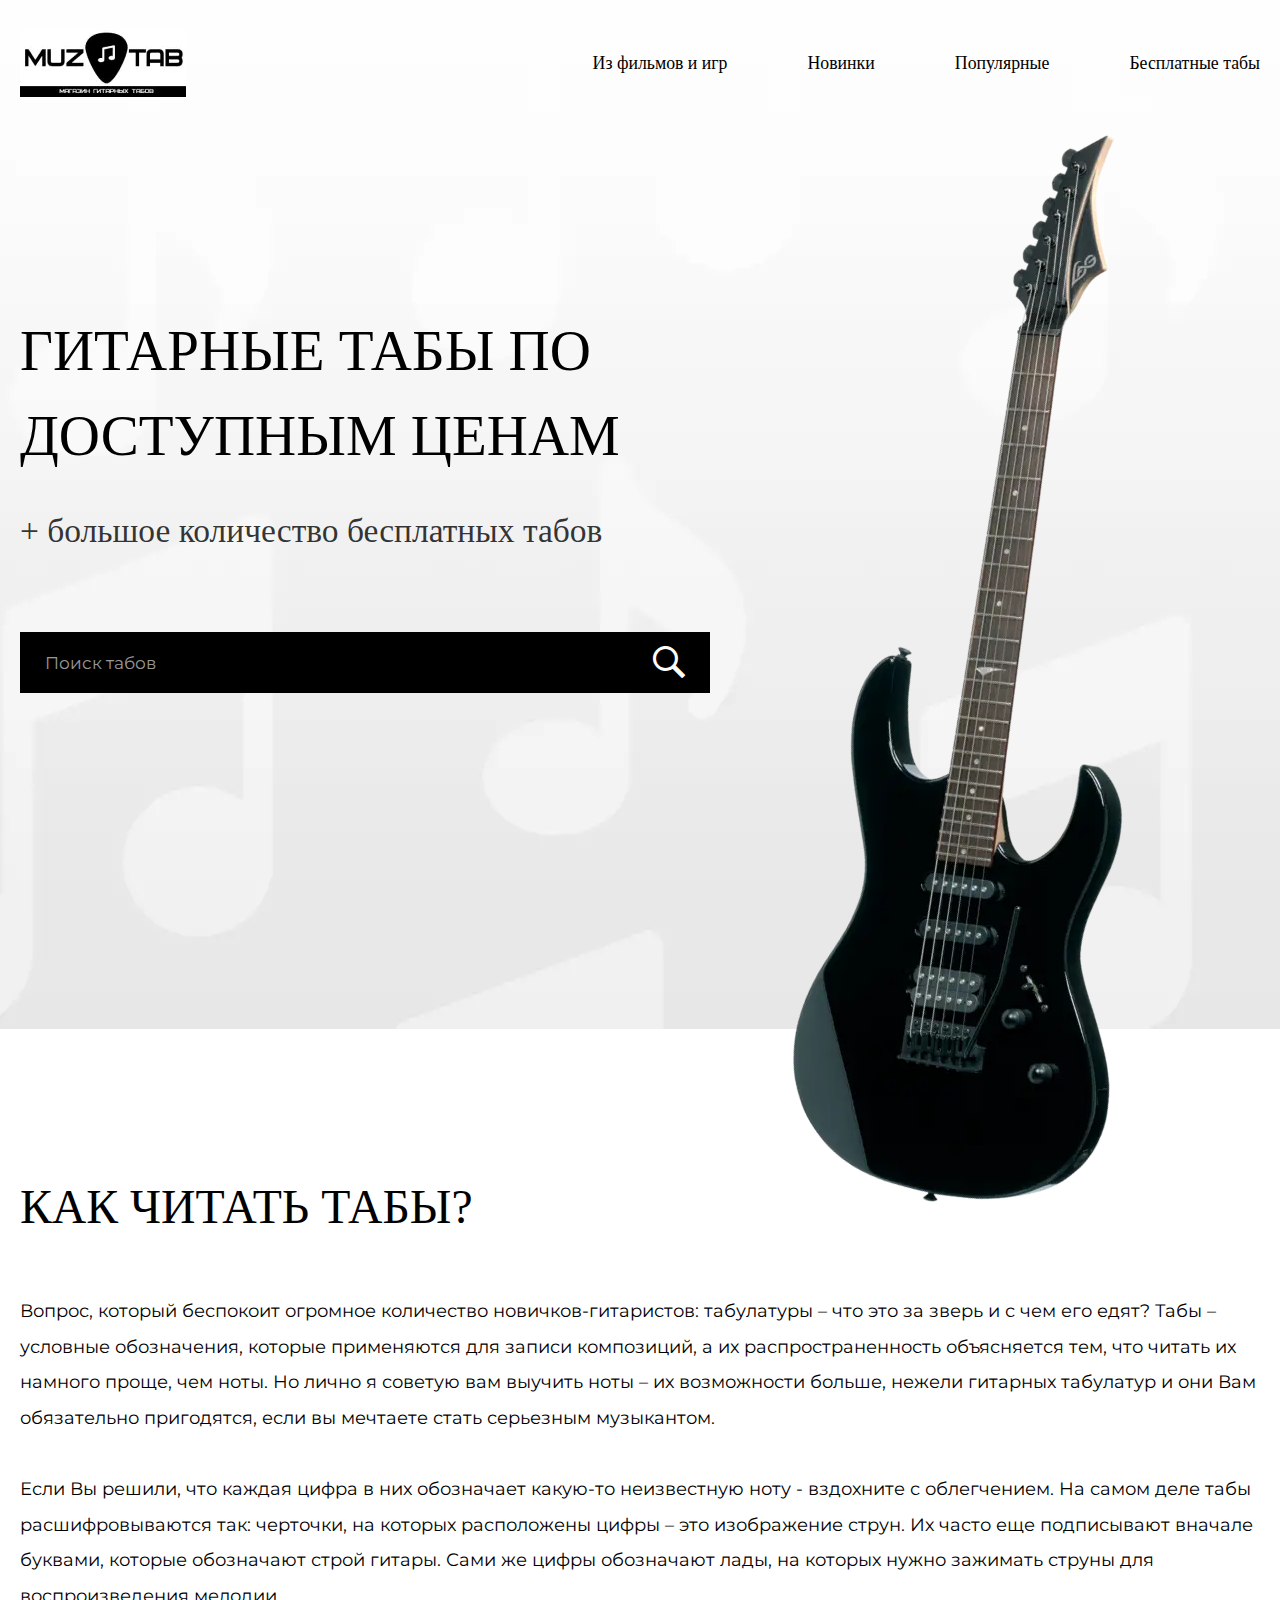
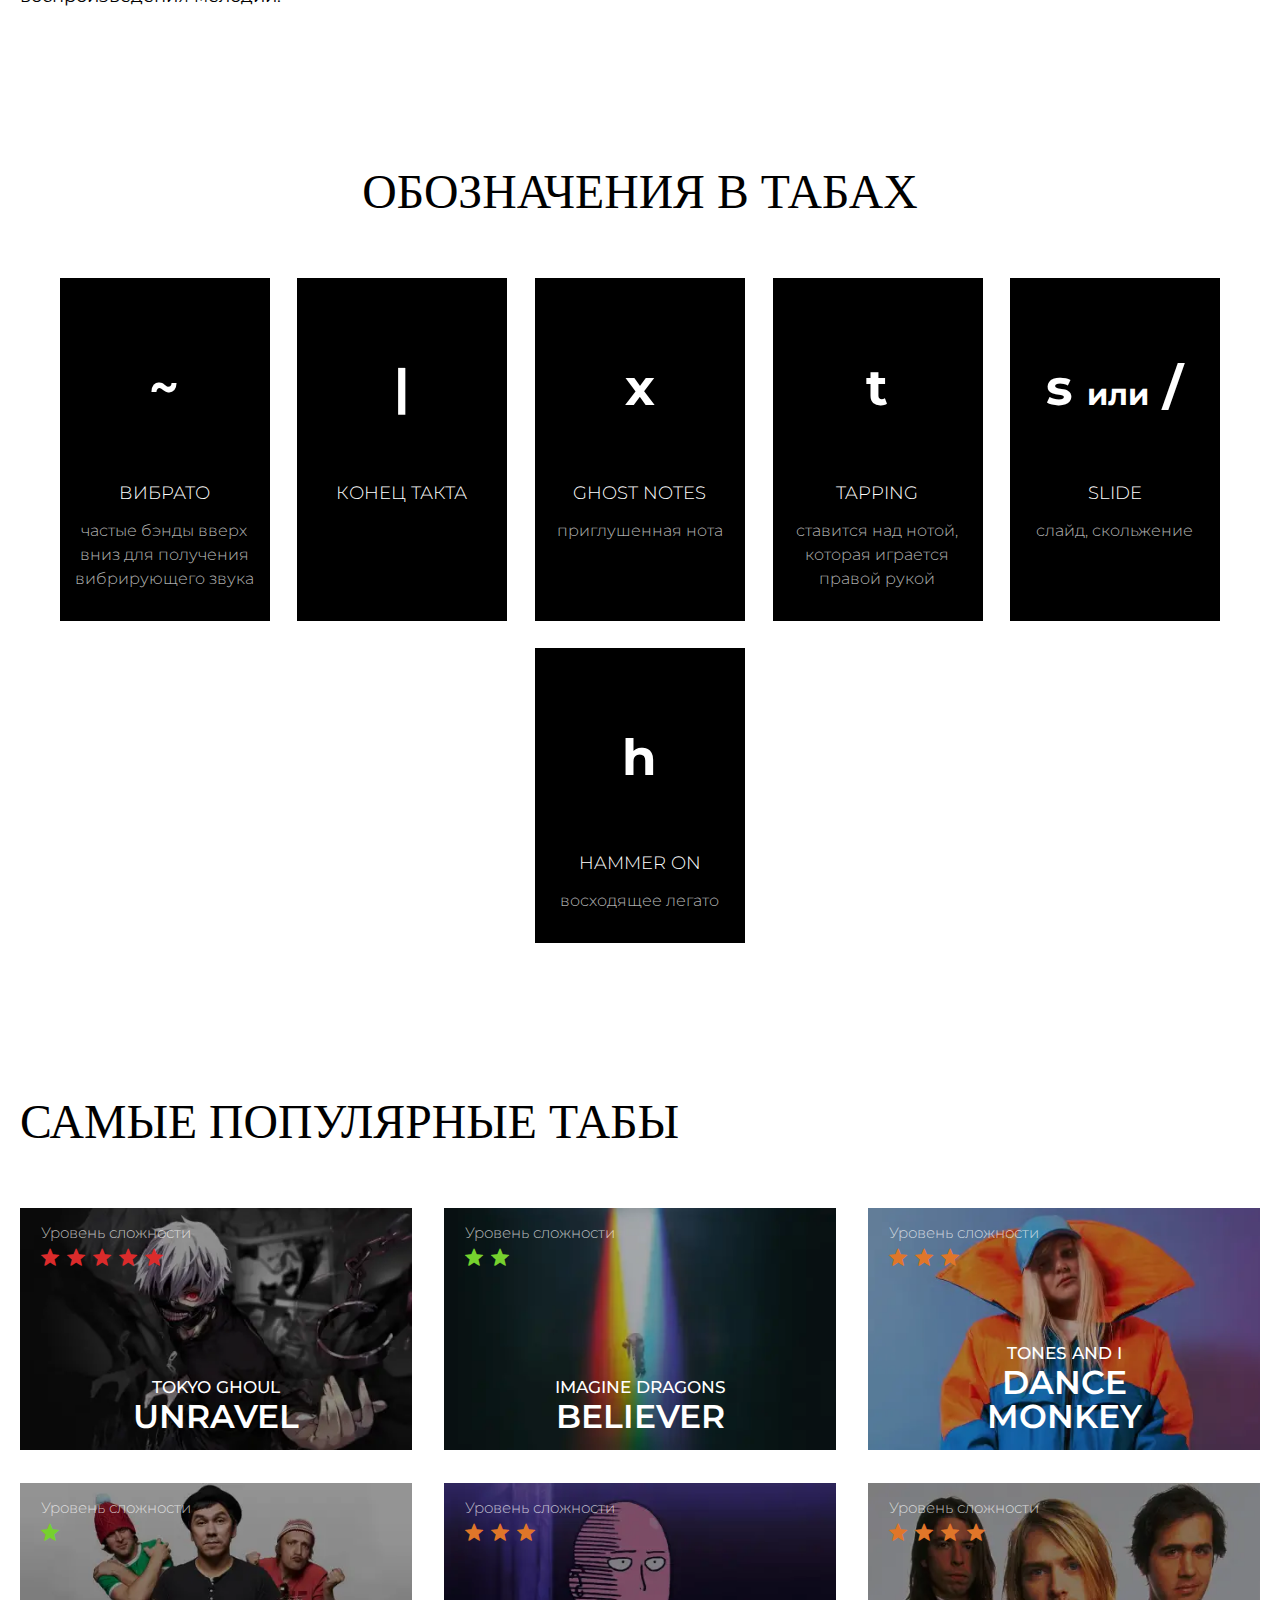
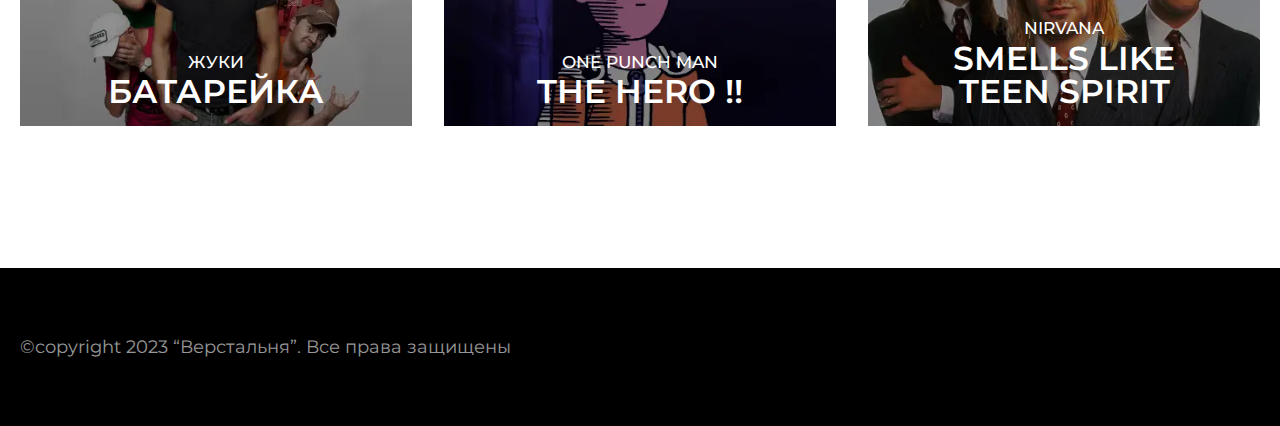
<file: index.html>
<!DOCTYPE html>
<html lang="ru">

<head>
	<title>Главная</title>
	<meta charset="UTF-8">
	<meta name="format-detection" content="telephone=no">
	<!-- <style>body{opacity: 0;}</style> -->
	<link rel="stylesheet" href="css/style.min.css?_v=20230515203948">
	<link rel="shortcut icon" href="favicon.ico">
	<!-- <meta name="robots" content="noindex, nofollow"> -->
	<meta name="viewport" content="width=device-width, initial-scale=1.0">
</head>

<body>
	<div class="wrapper">
		<header class="header">
			<div class="header__container">
				<section class="header__top top-header">
					<div class="top-header__logo">
						<picture><source srcset="img/header/logo.webp" type="image/webp"><img src="img/header/logo.png" alt=""></picture>
					</div>
					<nav class="top-header__nav">
						<ul class="top-header__list">
							<li class="top-header__item"><a href="" class="top-header__link">Из фильмов и игр</a></li>
							<li class="top-header__item"><a href="" class="top-header__link">Новинки</a></li>
							<li class="top-header__item"><a href="" class="top-header__link">Популярные</a></li>
							<li class="top-header__item"><a href="" class="top-header__link">Бесплатные табы</a></li>

						</ul>
						<div class="header__menu menu">
							<button type="button" class="menu__icon icon-menu"><span></span></button>
							<nav class="menu__body">
								<ul class="menu__list">
									<li class="menu__item"><a href="" class="menu__link">Из фильмов и игр</a></li>
									<li class="menu__item"><a href="" class="menu__link">Новинки</a></li>
									<li class="menu__item"><a href="" class="menu__link">Популярные</a></li>
									<li class="menu__item"><a href="" class="menu__link">Бесплатные табы</a></li>
								</ul>
							</nav>
						</div>
					</nav>

				</section>

				<section class="header__body body-header">
					<h1 class="body-header__title">ГИТАРНЫЕ ТАБЫ
						ПО ДОСТУПНЫМ ЦЕНАМ</h1>
					<h2 class="body-header__subtitle">+ большое количество бесплатных табов</h2>
					<form action="" class="body-header__form">
						<div class="body-header__input-item">
							<div class="body-header__search-icon _icon-search"></div>
							<input class="body-header__input" type="text" placeholder="Поиск табов" class="body-header__search">
						</div>
					</form>
					<picture><source srcset="img/header/main.webp" type="image/webp"><img class="body-header__img" src="img/header/main.png" alt=""></picture>
				</section>

			</div>
		</header>
		<main class="page">
			<section class="page__guide guide-page">
				<div class="guide-page__container">
					<h3 class="guide-page__title block-title">как читать табы?</h3>
					<div class="guide-page__text">
						Вопрос, который беспокоит огромное количество новичков-гитаристов: табулатуры – что это за зверь и с чем его едят? Табы – условные обозначения, которые применяются для записи композиций, а их распространенность объясняется тем, что читать их намного проще, чем ноты. Но лично я советую вам выучить ноты – их возможности больше, нежели гитарных табулатур и они Вам обязательно пригодятся, если вы мечтаете стать серьезным музыкантом.
					</div>
					<div class="guide-page__text">
						Если Вы решили, что каждая цифра в них обозначает какую-то неизвестную ноту - вздохните с облегчением. На самом деле табы расшифровываются так: черточки, на которых расположены цифры – это изображение струн. Их часто еще подписывают вначале буквами, которые обозначают строй гитары. Сами же цифры обозначают лады, на которых нужно зажимать струны для воспроизведения мелодии.
					</div>
				</div>
			</section>
			<section class="page__symbol symbol-page">
				<div class="symbol-page__container">
					<h3 class="symbol-page__title block-title">обозначения в табах</h3>
					<div class="symbol-page__content">
						<div class="symbol-page__item item-symbol">
							<div class="item-symbol__this">~</div>
							<div class="item-symbol__name">вибрато</div>
							<div class="item-symbol__description">частые бэнды вверх вниз для получения вибрирующего звука</div>
						</div>
						<div class="symbol-page__item item-symbol">
							<div class="item-symbol__this">|</div>
							<div class="item-symbol__name">конец такта</div>
							<div class="item-symbol__description">
							</div>
						</div>
						<div class="symbol-page__item item-symbol">
							<div class="item-symbol__this">x</div>
							<div class="item-symbol__name">ghost notes</div>
							<div class="item-symbol__description">приглушенная нота</div>
						</div>
						<div class="symbol-page__item item-symbol">
							<div class="item-symbol__this">t</div>
							<div class="item-symbol__name">tapping</div>
							<div class="item-symbol__description">ставится над нотой, которая играется правой рукой</div>
						</div>
						<div class="symbol-page__item item-symbol">
							<div class="item-symbol__this">s <span>или</span> /</div>
							<div class="item-symbol__name">slide</div>
							<div class="item-symbol__description">слайд, скольжение</div>
						</div>
						<div class="symbol-page__item item-symbol">
							<div class="item-symbol__this">h</div>
							<div class="item-symbol__name">hammer on</div>
							<div class="item-symbol__description">восходящее легато</div>
						</div>
					</div>
				</div>
			</section>
			<section class="page__popular popular-page">
				<div class="popular-page__container">
					<h3 class="popular-page__title block-title">самые популярные табы</h3>
					<div class="popular-page__content">
						<a href="" class="popular-page__item item-popular">
							<div class="item-popular__img"><picture><source srcset="img/popular/01.webp" type="image/webp"><img class="item-popular__image test" src="img/popular/01.png" alt=""></picture></div>
							<!-- <div class="item-popular__inner"> -->
							<div class="item-popular__rating rating-item-popular">
								<div class="rating-item-popular__text">Уровень сложности</div>
								<div class="rating-item-popular__stars">
									<div class="rating-item-popular__star _icon-star"></div>
									<div class="rating-item-popular__star _icon-star"></div>
									<div class="rating-item-popular__star _icon-star"></div>
									<div class="rating-item-popular__star _icon-star"></div>
									<div class="rating-item-popular__star _icon-star"></div>
								</div>
							</div>
							<div class="item-popular__description description-item-popular">
								<div class="description-item-popular__group">tokyo ghoul</div>
								<div class="description-item-popular__name">unravel</div>
							</div>
						</a>
						<a href="" class="popular-page__item item-popular">
							<div class="item-popular__img"><picture><source srcset="img/popular/02.webp" type="image/webp"><img class="item-popular__image" src="img/popular/02.png" alt=""></picture></div>
							<div class="item-popular__rating rating-item-popular">
								<div class="rating-item-popular__text">Уровень сложности</div>
								<div class="rating-item-popular__stars">
									<div class="rating-item-popular__star _icon-star"></div>
									<div class="rating-item-popular__star _icon-star"></div>
								</div>
							</div>
							<div class="item-popular__description description-item-popular">
								<div class="description-item-popular__group">imagine dragons</div>
								<div class="description-item-popular__name">believer</div>
							</div>
						</a>
						<a href="" class="popular-page__item item-popular">
							<div class="item-popular__img"><picture><source srcset="img/popular/03.webp" type="image/webp"><img class="item-popular__image" src="img/popular/03.png" alt=""></picture></div>
							<div class="item-popular__rating rating-item-popular">
								<div class="rating-item-popular__text">Уровень сложности</div>
								<div class="rating-item-popular__stars">
									<div class="rating-item-popular__star _icon-star"></div>
									<div class="rating-item-popular__star _icon-star"></div>
									<div class="rating-item-popular__star _icon-star"></div>
								</div>
							</div>
							<div class="item-popular__description description-item-popular">
								<div class="description-item-popular__group">TONES AND I</div>
								<div class="description-item-popular__name">dance monkey</div>
							</div>
						</a>
						<a href="" class="popular-page__item item-popular">
							<div class="item-popular__img"><picture><source srcset="img/popular/04.webp" type="image/webp"><img class="item-popular__image" src="img/popular/04.png" alt=""></picture></div>
							<div class="item-popular__rating rating-item-popular">
								<div class="rating-item-popular__text">Уровень сложности</div>
								<div class="rating-item-popular__stars">
									<div class="rating-item-popular__star _icon-star"></div>
								</div>
							</div>
							<div class="item-popular__description description-item-popular">
								<div class="description-item-popular__group">жуки</div>
								<div class="description-item-popular__name">батарейка</div>
							</div>
						</a>
						<a href="" class="popular-page__item item-popular">
							<div class="item-popular__img"><picture><source srcset="img/popular/05.webp" type="image/webp"><img class="item-popular__image" src="img/popular/05.png" alt=""></picture></div>
							<div class="item-popular__rating rating-item-popular">
								<div class="rating-item-popular__text">Уровень сложности</div>
								<div class="rating-item-popular__stars">
									<div class="rating-item-popular__star _icon-star"></div>
									<div class="rating-item-popular__star _icon-star"></div>
									<div class="rating-item-popular__star _icon-star"></div>
								</div>
							</div>
							<div class="item-popular__description description-item-popular">
								<div class="description-item-popular__group">one punch man</div>
								<div class="description-item-popular__name _no-wrap">the hero !!</div>
							</div>
						</a>
						<a href="" class="popular-page__item item-popular">
							<div class="item-popular__img"><picture><source srcset="img/popular/06.webp" type="image/webp"><img class="item-popular__image" src="img/popular/06.png" alt=""></picture></div>
							<div class="item-popular__rating rating-item-popular">
								<div class="rating-item-popular__text">Уровень сложности</div>
								<div class="rating-item-popular__stars">
									<div class="rating-item-popular__star _icon-star"></div>
									<div class="rating-item-popular__star _icon-star"></div>
									<div class="rating-item-popular__star _icon-star"></div>
									<div class="rating-item-popular__star _icon-star"></div>
								</div>
							</div>
							<div class="item-popular__description description-item-popular">
								<div class="description-item-popular__group">nirvana</div>
								<div class="description-item-popular__name _no-wrap">smells like<div class="description-item-popular__name _no-wrap"> teen spirit</div>
								</div>
							</div>
						</a>
					</div>
				</div>
			</section>
		</main>
		<footer class="footer">
			<div class="footer__container">
				<p class="footer__text">©copyright 2023 “Верстальня”. Все права защищены</p>
			</div>
		</footer>
	</div>
	<!-- 
<div id="popup" aria-hidden="true" class="popup">
	<div class="popup__wrapper">
		<div class="popup__content">
			<button data-close type="button" class="popup__close">Закрыть</button>
			<div class="popup__text">
			</div>
		</div>
	</div>
</div>
 -->

	<script src="js/app.min.js?_v=20230515203948"></script>
</body>

</html>
</file>
<file: css/style.min.css>
@charset "UTF-8";@import url(https://fonts.googleapis.com/css?family=Montserrat:100,200,300,regular,500,600,700,800,900,100italic,200italic,300italic,italic,500italic,600italic,700italic,800italic,900italic&display=swap);@font-face{font-family:icons;font-display:swap;src:url(../fonts/icons.woff2) format("woff2"),url(../fonts/icons.woff) format("woff");font-weight:400;font-style:normal}@font-face{font-family:ofont;font-display:swap;src:url(../fonts/ofont.woff2) format("woff2"),url(../fonts/ofont.woff) format("woff");font-weight:400;font-style:normal}[class*=_icon-]:before{font-family:icons;font-style:normal;font-weight:400;font-variant:normal;text-transform:none;line-height:1;-webkit-font-smoothing:antialiased;-moz-osx-font-smoothing:grayscale}[class*=_icon-]:before{display:block}._icon-search:before{content:"\e900"}._icon-star:before{content:"\e901"}*{padding:0;margin:0;border:0}*,:after,:before{-webkit-box-sizing:border-box;box-sizing:border-box}body,html{height:100%;min-width:320px}body{color:#000;line-height:1;font-family:Montserrat;font-size:1.125rem;-ms-text-size-adjust:100%;-moz-text-size-adjust:100%;-webkit-text-size-adjust:100%;-webkit-font-smoothing:antialiased;-moz-osx-font-smoothing:grayscale}button,input,textarea{font-family:Montserrat;font-size:inherit}button{cursor:pointer;color:inherit;background-color:inherit}a{color:inherit}a:link,a:visited{text-decoration:none}a:hover{text-decoration:none}ul li{list-style:none}img{vertical-align:top}h1,h2,h3,h4,h5,h6{font-weight:inherit;font-size:inherit}.lock body{overflow:hidden;-ms-touch-action:none;touch-action:none}.wrapper{min-height:100%;display:-webkit-box;display:-ms-flexbox;display:flex;-webkit-box-orient:vertical;-webkit-box-direction:normal;-ms-flex-direction:column;flex-direction:column;overflow:hidden}.wrapper>main{-webkit-box-flex:1;-ms-flex:1 1 auto;flex:1 1 auto}.wrapper>*{min-width:0}[class*=__container]{max-width:88.125rem;-webkit-box-sizing:content-box;box-sizing:content-box;margin:0 auto;padding:0 1.25rem}[class*=-ibg]{position:relative}[class*=-ibg] img{position:absolute;width:100%;height:100%;top:0;left:0;-o-object-fit:cover;object-fit:cover}[class*=-ibg_contain] img{-o-object-fit:contain;object-fit:contain}.block-title{font-family:Archangelsk;line-height:1.5;text-transform:uppercase;margin-bottom:3.125rem}.no-webp .header{background:url(../img/header/bg.jpg) 0 0 no-repeat}.header{height:1029px;background-size:cover}.header__top{display:-webkit-box;display:-ms-flexbox;display:flex;-webkit-box-orient:horizontal;-webkit-box-direction:normal;-ms-flex-direction:row;flex-direction:row;-webkit-box-pack:justify;-ms-flex-pack:justify;justify-content:space-between;-webkit-box-align:center;-ms-flex-align:center;align-items:center}.top-header{padding-top:30px}.top-header__list{display:-webkit-box;display:-ms-flexbox;display:flex;-webkit-box-orient:horizontal;-webkit-box-direction:normal;-ms-flex-direction:row;flex-direction:row}.top-header__item{font-family:Archangelsk;position:relative}.top-header__item::before{content:"";-webkit-transition:all .3s ease 0s;-o-transition:all .3s ease 0s;transition:all .3s ease 0s;position:absolute;bottom:-3px;right:50%;width:0%;height:.125rem;background-color:#000}.top-header__item::after{content:"";-webkit-transition:all .3s ease 0s;-o-transition:all .3s ease 0s;transition:all .3s ease 0s;position:absolute;bottom:-3px;left:50%;width:0%;height:.125rem;background-color:#000}.body-header{position:relative}.body-header__img{position:absolute;right:-17%;top:4%;z-index:1}.body-header__title{font-family:Archangelsk;line-height:1.5;margin-bottom:1.875rem;z-index:4;position:relative}.body-header__subtitle{font-family:Archangelsk;line-height:1.2857142857;color:rgba(0,0,0,.8);margin-bottom:5rem;z-index:4;position:relative}.body-header__input-item{max-width:43.125rem;position:relative;z-index:2}.body-header__search-icon{position:absolute;top:50%;-webkit-transform:translate(0,-50%);-ms-transform:translate(0,-50%);transform:translate(0,-50%);right:25px;color:#fff;font-size:2rem}.body-header__input{width:100%;outline:0;background-color:#000;padding:20px 25px;color:#fff;-webkit-transition:all .3s ease 0s;-o-transition:all .3s ease 0s;transition:all .3s ease 0s}.body-header__input:focus{-webkit-box-shadow:4px 4px 29px 0 rgba(0,0,0,.2);box-shadow:4px 4px 29px 0 rgba(0,0,0,.2)}.body-header__input::-webkit-input-placeholder{line-height:1.2777777778;color:rgba(255,255,255,.6)}.body-header__input::-moz-placeholder{line-height:1.2777777778;color:rgba(255,255,255,.6)}.body-header__input:-ms-input-placeholder{line-height:1.2777777778;color:rgba(255,255,255,.6)}.body-header__input::-ms-input-placeholder{line-height:1.2777777778;color:rgba(255,255,255,.6)}.body-header__input::placeholder{line-height:1.2777777778;color:rgba(255,255,255,.6)}.icon-menu{display:none}.menu__body{z-index:5;display:none}.menu__list{position:absolute;right:15px;top:50%;-webkit-transform:translate(0,-50%);-ms-transform:translate(0,-50%);transform:translate(0,-50%);display:-webkit-box;display:-ms-flexbox;display:flex;-webkit-box-orient:vertical;-webkit-box-direction:normal;-ms-flex-direction:column;flex-direction:column;color:#fff;text-align:right}.footer{background-color:#000}.footer__text{font-size:18px;line-height:1.2222222222;color:rgba(255,255,255,.6);padding:68px 0}.guide-page__text{line-height:2;color:#000}.guide-page__text:not(:last-child){margin-bottom:2.1875rem}.symbol-page__title{text-align:center}.symbol-page__content{display:-webkit-box;display:-ms-flexbox;display:flex;-webkit-box-orient:horizontal;-webkit-box-direction:normal;-ms-flex-direction:row;flex-direction:row;-ms-flex-wrap:wrap;flex-wrap:wrap;-webkit-box-pack:center;-ms-flex-pack:center;justify-content:center}.item-symbol{background-color:#000;text-align:center;width:13.125rem;padding:72px 8px 30px 7px}.item-symbol__this{font-weight:700;font-size:50px;line-height:1.5;color:#fff;margin-bottom:3.4375rem}.item-symbol__this span{font-size:1.875rem}.item-symbol__name{font-weight:300;font-size:18px;line-height:1.5;text-transform:uppercase;color:#fff;margin-bottom:.75rem}.item-symbol__description{font-weight:300;font-size:16px;line-height:1.5;text-align:center;color:rgba(255,255,255,.7)}.popular-page__content{display:-ms-grid;display:grid;-ms-grid-columns:(1fr)[3];grid-template-columns:repeat(3,1fr)}.item-popular{position:relative;-webkit-transition:all .3s ease 0s;-o-transition:all .3s ease 0s;transition:all .3s ease 0s;display:-webkit-box;display:-ms-flexbox;display:flex;-webkit-box-orient:vertical;-webkit-box-direction:normal;-ms-flex-direction:column;flex-direction:column;-webkit-box-pack:justify;-ms-flex-pack:justify;justify-content:space-between}.item-popular:first-child .rating-item-popular__star{color:#db2b2b}.item-popular:last-child .rating-item-popular__star{color:#e07629}.item-popular:nth-child(2) .rating-item-popular__star{color:#76d12e}.item-popular:nth-child(3) .rating-item-popular__star{color:#e07629}.item-popular:nth-child(4) .rating-item-popular__star{color:#76d12e}.item-popular:nth-child(5) .rating-item-popular__star{color:#e07629}.item-popular__img{position:relative;z-index:-1}.item-popular__image{max-width:100%}.rating-item-popular{position:absolute;top:16px;left:21px}.rating-item-popular__text{font-weight:300;font-size:.9375rem;line-height:1.2;color:rgba(255,255,255,.7);margin-bottom:.375rem}.rating-item-popular__stars{display:-webkit-box;display:-ms-flexbox;display:flex;-webkit-box-orient:horizontal;-webkit-box-direction:normal;-ms-flex-direction:row;flex-direction:row;gap:8px}.description-item-popular{text-align:center;text-transform:uppercase;color:#fff;position:absolute;bottom:17px;left:50%;-webkit-transform:translate(-50%,0);-ms-transform:translate(-50%,0);transform:translate(-50%,0)}.description-item-popular__group{font-weight:500;font-size:1.125rem;margin-bottom:.3125rem}.description-item-popular__name{font-weight:600}.description-item-popular__name._no-wrap{white-space:nowrap}@media (min-width:47.99875em){.body-header__title{max-width:690px}}@media (min-width:90.625em){.page__guide{padding-top:9.375rem}.page__guide{padding-bottom:9.375rem}.page__symbol{padding-bottom:9.375rem}.page__popular{padding-bottom:9.375rem}.block-title{font-size:3.125rem}.body-header{padding-top:13.75rem}.body-header__title{font-size:3.75rem}.body-header__subtitle{font-size:2.1875rem}.body-header__input{font-size:1.125rem}.body-header__input::-webkit-input-placeholder{font-size:1.125rem}.body-header__input::-moz-placeholder{font-size:1.125rem}.body-header__input:-ms-input-placeholder{font-size:1.125rem}.body-header__input::-ms-input-placeholder{font-size:1.125rem}.body-header__input::placeholder{font-size:1.125rem}.menu__list{gap:3.125rem}.menu__list{font-size:3.125rem}.guide-page__text{font-size:1.125rem}.symbol-page__content{gap:1.875rem}.description-item-popular__group{font-size:1.125rem}.description-item-popular__name{font-size:2.1875rem}}@media (min-width:120em){.top-header__list{gap:8.125rem}.top-header__item{font-size:1.25rem}.popular-page__content{gap:3.125rem}}@media (max-width:75em){.body-header__img{right:-30%}}@media (max-width:20em){.page__guide{padding-top:6.25rem}.page__guide{padding-bottom:6.25rem}.page__symbol{padding-bottom:6.25rem}.page__popular{padding-bottom:6.25rem}.block-title{font-size:2.1875rem}.body-header__img{width:31.25rem}.body-header{padding-top:10rem}.body-header__title{font-size:2.5rem}.body-header__subtitle{font-size:1.5625rem}.body-header__input{font-size:.875rem}.body-header__input::-webkit-input-placeholder{font-size:.75rem}.body-header__input::-moz-placeholder{font-size:.75rem}.body-header__input:-ms-input-placeholder{font-size:.75rem}.body-header__input::-ms-input-placeholder{font-size:.75rem}.body-header__input::placeholder{font-size:.75rem}.menu__list{gap:2.1875rem}.menu__list{font-size:1.25rem}.guide-page__text{font-size:1.0625rem}.symbol-page__content{gap:.9375rem}.popular-page__content{gap:.9375rem}.description-item-popular__group{font-size:.875rem}.description-item-popular__name{font-size:1.5625rem}}@media (max-width:61.99875em){.top-header{padding-top:20px}.body-header__img{opacity:.6}.footer__text{padding:30px 0}.popular-page__content{-ms-grid-columns:(1fr)[2];grid-template-columns:repeat(2,1fr)}}@media (max-width:47.99875em){.top-header{padding-top:15px}.top-header__list{display:none;visibility:hidden;opacity:0}.body-header__img{right:-50%;top:0}.body-header__subtitle{margin-bottom:2.5rem}.body-header__input-item{max-width:100%}.body-header__search-icon{font-size:1.375rem}.body-header__input{padding:10px 10px}.icon-menu{display:block;position:relative;width:1.875rem;height:1.125rem;cursor:pointer;z-index:6}.icon-menu span,.icon-menu::after,.icon-menu::before{content:"";-webkit-transition:all .3s ease 0s;-o-transition:all .3s ease 0s;transition:all .3s ease 0s;right:0;position:absolute;width:100%;height:.125rem;background-color:#000}.icon-menu::before{top:0}.icon-menu::after{bottom:0}.icon-menu span{top:calc(50% - .0625rem)}.menu-open .icon-menu span{width:0;background-color:#fff}.menu-open .icon-menu::after,.menu-open .icon-menu::before{background-color:#fff}.menu-open .icon-menu::before{top:calc(50% - .0625rem);-webkit-transform:rotate(-45deg);-ms-transform:rotate(-45deg);transform:rotate(-45deg)}.menu-open .icon-menu::after{bottom:calc(50% - .0625rem);-webkit-transform:rotate(45deg);-ms-transform:rotate(45deg);transform:rotate(45deg)}.menu__body{display:block;position:fixed;overflow:auto;width:100%;height:100%;top:0;left:100%;-webkit-box-flex:0;-ms-flex:0 1 3.125rem;flex:0 1 3.125rem;background:#1f1f1f;-webkit-transition:left .3s ease 0s;-o-transition:left .3s ease 0s;transition:left .3s ease 0s}.menu-open .menu__body{left:0}.menu-open .menu__body::before{left:0}.footer__text{font-size:.875rem}.rating-item-popular{top:8px;left:10px}.description-item-popular{bottom:7px}}@media (max-width:37.5em){.popular-page__content{display:-webkit-box;display:-ms-flexbox;display:flex;-webkit-box-orient:vertical;-webkit-box-direction:normal;-ms-flex-direction:column;flex-direction:column;-webkit-box-align:center;-ms-flex-align:center;align-items:center}}@media (max-width:29.99875em){[class*=__container]{padding:0 10px}.header{height:800px}.body-header__search-icon{display:none;visibility:hidden;opacity:0}.item-symbol{max-width:100%;width:100%}}@media (max-width:23.75em){.body-header__img{right:-70%}}@media (min-width:20em) and (max-width:90.625em){@supports (padding-top:clamp(6.25rem ,5.3650442478rem + 4.4247787611vw ,9.375rem)){.page__guide{padding-top:clamp(6.25rem ,5.3650442478rem + 4.4247787611vw ,9.375rem)}}@supports not (padding-top:clamp(6.25rem ,5.3650442478rem + 4.4247787611vw ,9.375rem)){.page__guide{padding-top:calc(6.25rem + 3.125 * (100vw - 20rem)/ 70.625)}}@supports (padding-bottom:clamp(6.25rem ,5.3650442478rem + 4.4247787611vw ,9.375rem)){.page__guide{padding-bottom:clamp(6.25rem ,5.3650442478rem + 4.4247787611vw ,9.375rem)}}@supports not (padding-bottom:clamp(6.25rem ,5.3650442478rem + 4.4247787611vw ,9.375rem)){.page__guide{padding-bottom:calc(6.25rem + 3.125 * (100vw - 20rem)/ 70.625)}}@supports (padding-bottom:clamp(6.25rem ,5.3650442478rem + 4.4247787611vw ,9.375rem)){.page__symbol{padding-bottom:clamp(6.25rem ,5.3650442478rem + 4.4247787611vw ,9.375rem)}}@supports not (padding-bottom:clamp(6.25rem ,5.3650442478rem + 4.4247787611vw ,9.375rem)){.page__symbol{padding-bottom:calc(6.25rem + 3.125 * (100vw - 20rem)/ 70.625)}}@supports (padding-bottom:clamp(6.25rem ,5.3650442478rem + 4.4247787611vw ,9.375rem)){.page__popular{padding-bottom:clamp(6.25rem ,5.3650442478rem + 4.4247787611vw ,9.375rem)}}@supports not (padding-bottom:clamp(6.25rem ,5.3650442478rem + 4.4247787611vw ,9.375rem)){.page__popular{padding-bottom:calc(6.25rem + 3.125 * (100vw - 20rem)/ 70.625)}}@supports (font-size:clamp(2.1875rem ,1.9220132743rem + 1.3274336283vw ,3.125rem)){.block-title{font-size:clamp(2.1875rem ,1.9220132743rem + 1.3274336283vw ,3.125rem)}}@supports not (font-size:clamp(2.1875rem ,1.9220132743rem + 1.3274336283vw ,3.125rem)){.block-title{font-size:calc(2.1875rem + .9375 * (100vw - 20rem)/ 70.625)}}@supports (padding-top:clamp(10rem ,8.9380530973rem + 5.3097345133vw ,13.75rem)){.body-header{padding-top:clamp(10rem ,8.9380530973rem + 5.3097345133vw ,13.75rem)}}@supports not (padding-top:clamp(10rem ,8.9380530973rem + 5.3097345133vw ,13.75rem)){.body-header{padding-top:calc(10rem + 3.75 * (100vw - 20rem)/ 70.625)}}@supports (font-size:clamp(2.5rem ,2.1460176991rem + 1.7699115044vw ,3.75rem)){.body-header__title{font-size:clamp(2.5rem ,2.1460176991rem + 1.7699115044vw ,3.75rem)}}@supports not (font-size:clamp(2.5rem ,2.1460176991rem + 1.7699115044vw ,3.75rem)){.body-header__title{font-size:calc(2.5rem + 1.25 * (100vw - 20rem)/ 70.625)}}@supports (font-size:clamp(1.5625rem ,1.3855088496rem + 0.8849557522vw ,2.1875rem)){.body-header__subtitle{font-size:clamp(1.5625rem ,1.3855088496rem + .8849557522vw ,2.1875rem)}}@supports not (font-size:clamp(1.5625rem ,1.3855088496rem + 0.8849557522vw ,2.1875rem)){.body-header__subtitle{font-size:calc(1.5625rem + .625 * (100vw - 20rem)/ 70.625)}}@supports (font-size:clamp(0.875rem ,0.8042035398rem + 0.3539823009vw ,1.125rem)){.body-header__input{font-size:clamp(.875rem ,.8042035398rem + .3539823009vw ,1.125rem)}}@supports not (font-size:clamp(0.875rem ,0.8042035398rem + 0.3539823009vw ,1.125rem)){.body-header__input{font-size:calc(.875rem + .25 * (100vw - 20rem)/ 70.625)}}@supports (font-size:clamp(0.75rem ,0.6438053097rem + 0.5309734513vw ,1.125rem)){.body-header__input::-webkit-input-placeholder{font-size:clamp(.75rem ,.6438053097rem + .5309734513vw ,1.125rem)}.body-header__input::-moz-placeholder{font-size:clamp(.75rem ,.6438053097rem + .5309734513vw ,1.125rem)}.body-header__input:-ms-input-placeholder{font-size:clamp(.75rem ,.6438053097rem + .5309734513vw ,1.125rem)}.body-header__input::-ms-input-placeholder{font-size:clamp(.75rem ,.6438053097rem + .5309734513vw ,1.125rem)}.body-header__input::placeholder{font-size:clamp(.75rem ,.6438053097rem + .5309734513vw ,1.125rem)}}@supports not (font-size:clamp(0.75rem ,0.6438053097rem + 0.5309734513vw ,1.125rem)){.body-header__input::-webkit-input-placeholder{font-size:calc(.75rem + .375 * (100vw - 20rem)/ 70.625)}.body-header__input::-moz-placeholder{font-size:calc(.75rem + .375 * (100vw - 20rem)/ 70.625)}.body-header__input:-ms-input-placeholder{font-size:calc(.75rem + .375 * (100vw - 20rem)/ 70.625)}.body-header__input::-ms-input-placeholder{font-size:calc(.75rem + .375 * (100vw - 20rem)/ 70.625)}.body-header__input::placeholder{font-size:calc(.75rem + .375 * (100vw - 20rem)/ 70.625)}}@supports (gap:clamp(2.1875rem ,1.9220132743rem + 1.3274336283vw ,3.125rem)){.menu__list{gap:clamp(2.1875rem ,1.9220132743rem + 1.3274336283vw ,3.125rem)}}@supports not (gap:clamp(2.1875rem ,1.9220132743rem + 1.3274336283vw ,3.125rem)){.menu__list{gap:calc(2.1875rem + .9375 * (100vw - 20rem)/ 70.625)}}@supports (font-size:clamp(1.25rem ,0.7190265487rem + 2.6548672566vw ,3.125rem)){.menu__list{font-size:clamp(1.25rem ,.7190265487rem + 2.6548672566vw ,3.125rem)}}@supports not (font-size:clamp(1.25rem ,0.7190265487rem + 2.6548672566vw ,3.125rem)){.menu__list{font-size:calc(1.25rem + 1.875 * (100vw - 20rem)/ 70.625)}}@supports (font-size:clamp(1.0625rem ,1.044800885rem + 0.0884955752vw ,1.125rem)){.guide-page__text{font-size:clamp(1.0625rem ,1.044800885rem + .0884955752vw ,1.125rem)}}@supports not (font-size:clamp(1.0625rem ,1.044800885rem + 0.0884955752vw ,1.125rem)){.guide-page__text{font-size:calc(1.0625rem + .0625 * (100vw - 20rem)/ 70.625)}}@supports (gap:clamp(0.9375rem ,0.6720132743rem + 1.3274336283vw ,1.875rem)){.symbol-page__content{gap:clamp(.9375rem ,.6720132743rem + 1.3274336283vw ,1.875rem)}}@supports not (gap:clamp(0.9375rem ,0.6720132743rem + 1.3274336283vw ,1.875rem)){.symbol-page__content{gap:calc(.9375rem + .9375 * (100vw - 20rem)/ 70.625)}}@supports (font-size:clamp(0.875rem ,0.8042035398rem + 0.3539823009vw ,1.125rem)){.description-item-popular__group{font-size:clamp(.875rem ,.8042035398rem + .3539823009vw ,1.125rem)}}@supports not (font-size:clamp(0.875rem ,0.8042035398rem + 0.3539823009vw ,1.125rem)){.description-item-popular__group{font-size:calc(.875rem + .25 * (100vw - 20rem)/ 70.625)}}@supports (font-size:clamp(1.5625rem ,1.3855088496rem + 0.8849557522vw ,2.1875rem)){.description-item-popular__name{font-size:clamp(1.5625rem ,1.3855088496rem + .8849557522vw ,2.1875rem)}}@supports not (font-size:clamp(1.5625rem ,1.3855088496rem + 0.8849557522vw ,2.1875rem)){.description-item-popular__name{font-size:calc(1.5625rem + .625 * (100vw - 20rem)/ 70.625)}}}@media (min-width:47.9375em) and (max-width:120em){@supports (gap:clamp(2.5rem ,-1.2418690373rem + 7.8057241977vw ,8.125rem)){.top-header__list{gap:clamp(2.5rem ,-1.2418690373rem + 7.8057241977vw ,8.125rem)}}@supports not (gap:clamp(2.5rem ,-1.2418690373rem + 7.8057241977vw ,8.125rem)){.top-header__list{gap:calc(2.5rem + 5.625 * (100vw - 47.9375rem)/ 72.0625)}}@supports (font-size:clamp(1rem ,0.8336947095rem + 0.3469210755vw ,1.25rem)){.top-header__item{font-size:clamp(1rem ,.8336947095rem + .3469210755vw ,1.25rem)}}@supports not (font-size:clamp(1rem ,0.8336947095rem + 0.3469210755vw ,1.25rem)){.top-header__item{font-size:calc(1rem + .25 * (100vw - 47.9375rem)/ 72.0625)}}}@media (min-width:20em) and (max-width:47.9375em){@supports (width:clamp(31.25rem ,14.605704698rem + 83.2214765101vw ,54.5rem)){.body-header__img{width:clamp(31.25rem ,14.605704698rem + 83.2214765101vw ,54.5rem)}}@supports not (width:clamp(31.25rem ,14.605704698rem + 83.2214765101vw ,54.5rem)){.body-header__img{width:calc(31.25rem + 23.25 * (100vw - 20rem)/ 27.9375)}}}@media (min-width:64em) and (max-width:120em){@supports (gap:clamp(1.5625rem ,-0.2232142857rem + 2.7901785714vw ,3.125rem)){.popular-page__content{gap:clamp(1.5625rem ,-.2232142857rem + 2.7901785714vw ,3.125rem)}}@supports not (gap:clamp(1.5625rem ,-0.2232142857rem + 2.7901785714vw ,3.125rem)){.popular-page__content{gap:calc(1.5625rem + 1.5625 * (100vw - 64rem)/ 56)}}}@media (min-width:20em) and (max-width:64em){@supports (gap:clamp(0.9375rem ,0.6534090909rem + 1.4204545455vw ,1.5625rem)){.popular-page__content{gap:clamp(.9375rem ,.6534090909rem + 1.4204545455vw ,1.5625rem)}}@supports not (gap:clamp(0.9375rem ,0.6534090909rem + 1.4204545455vw ,1.5625rem)){.popular-page__content{gap:calc(.9375rem + .625 * (100vw - 20rem)/ 44)}}}@media (any-hover:hover){.top-header__item:hover::after{width:50%}.top-header__item:hover::before{width:50%}}.webp .header{background:url(../img/header/bg.webp) 0 0 no-repeat}
</file>
